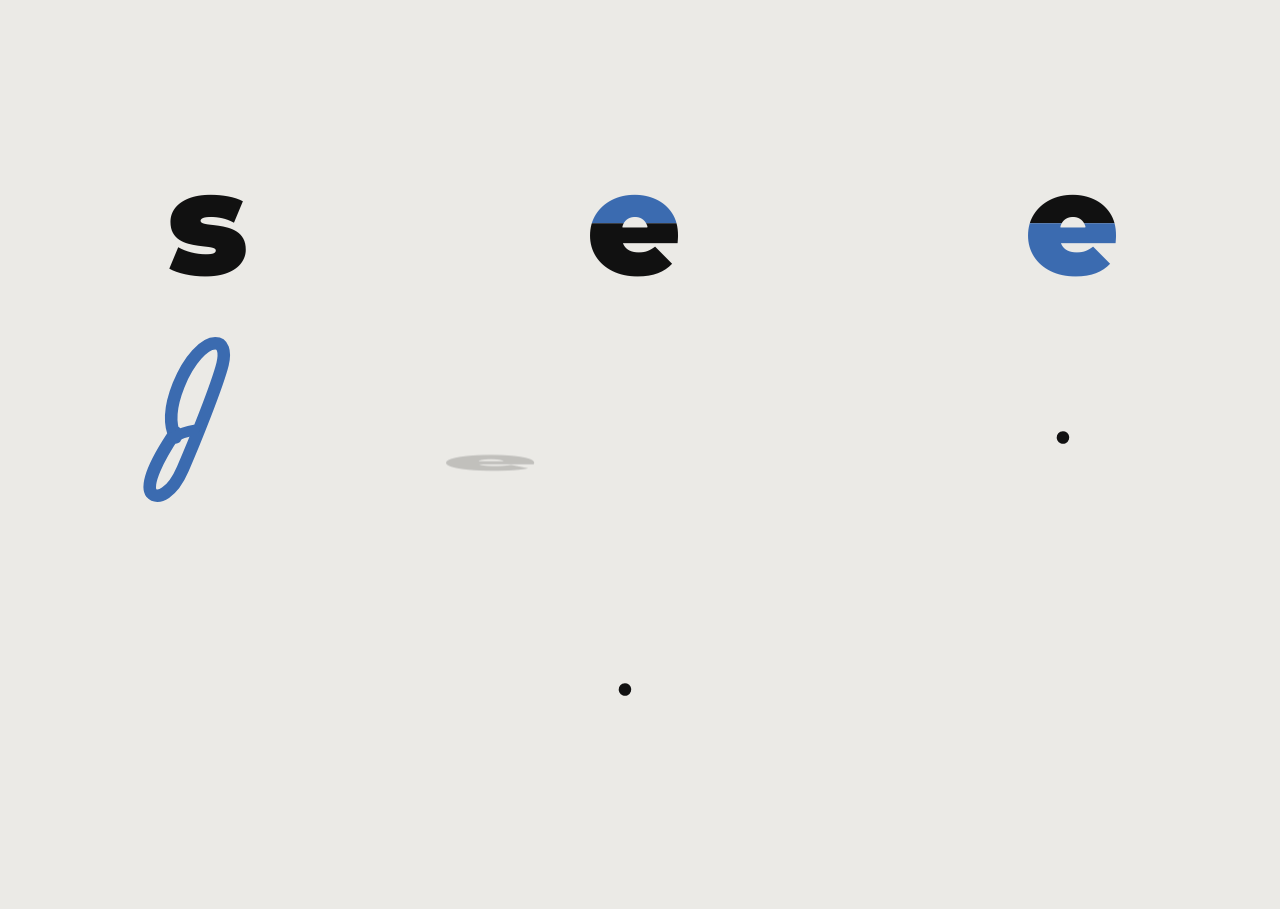
<file: index.html>
<!DOCTYPE html>
<html lang="ko">

<head>
    <meta charset="UTF-8">
    <meta name="viewport" content="width=device-width, initial-scale=1.0">
    <title>Park Hawon | Design Workspace</title>
    <meta name="description" content="보고, 느끼고, 해결하는 문제 해결형 디자이너 박하원의 포트폴리오 디지털 워크스페이스입니다.">
    <!-- Google Fonts -->
    <link rel="preconnect" href="https://fonts.googleapis.com">
    <link rel="preconnect" href="https://fonts.gstatic.com" crossorigin>
    <link
        href="https://fonts.googleapis.com/css2?family=Montserrat:ital,wght@0,100..900;1,100..900&family=Outfit:wght@100..900&family=Playfair+Display:ital,wght@0,400..900;1,400..900&display=swap"
        rel="stylesheet">
    <link rel="stylesheet" href="index.css?v=10">

    <!-- GSAP & Lenis Local Cache -->
    <script src="gsap.min.js?v=10"></script>
    <script src="ScrollTrigger.min.js?v=10"></script>
    <script src="lenis.min.js?v=10"></script>
    <script src="index.js?v=10"></script>
</head>

<body>

    <!-- 2. Header Navigation Bar -->
    <header class="site-header">
        <div class="header-left">
            <a href="#" class="nav-logo" id="navLogo">PARK HAWON</a>
        </div>
        <div class="header-center">
            <button class="nav-toggle-btn active" id="viewToggle">
                <span class="btn-label-active">COVER</span>
                <span class="btn-divider">/</span>
                <span class="btn-label-inactive">WORKSPACE</span>
            </button>
        </div>
        <div class="header-right">
            <button class="nav-portfolio-link" id="navPortfolio">PORTFOLIO</button>
        </div>
    </header>

    <!-- Main View Wrap -->
    <div class="view-wrapper">

        <!-- A. COVER EDITORIAL VIEW -->
        <main class="hero-container active" id="coverView">
            <div class="grid-layout">

                <!-- Row 1: S E E -->
                <!-- Column 0: S (Black) -->
                <div class="grid-item letter-item col-0 row-0" data-letter="s">
                    <span class="letter font-sans text-black">s</span>
                </div>

                <!-- Column 1: Speech Bubble 1 -->
                <div class="grid-item bubble-item col-1 row-0">
                    <div class="speech-bubble pink-bubble bubble-left" id="aboutBubble">
                        <p>보고, 느끼고, 해결하는<br><strong>문제 해결형 디자이너</strong></p>
                    </div>
                </div>

                <!-- Column 2: E (Split top blue, bottom black) -->
                <div class="grid-item letter-item col-2 row-0" data-letter="e1">
                    <div class="split-letter" id="splitE1">
                        <span class="letter-half top-half font-sans text-blue">e</span>
                        <span class="letter-half bottom-half font-sans text-black">e</span>
                    </div>
                </div>

                <!-- Column 3: Design Portfolio Text -->
                <div class="grid-item text-item col-3 row-0">
                    <div class="info-block">
                        <div class="portfolio-tag">
                            <span class="info-title">Design Portfolio</span>
                            <span class="info-year">2024–2026</span>
                        </div>
                        <div class="arrow-indicator">
                            <svg class="cursor-arrow" viewBox="0 0 24 24" fill="none">
                                <path d="M4 4L20 12L12 14L8 20L4 4Z" fill="#111111" stroke="#EBEAE6" stroke-width="2"
                                    stroke-linejoin="round" />
                            </svg>
                            <span class="info-desc">Branding<br>UX·UI</span>
                        </div>
                    </div>
                </div>

                <!-- Column 4: E (Split top black, bottom blue) -->
                <div class="grid-item letter-item col-4 row-0" data-letter="e2">
                    <div class="split-letter" id="splitE2">
                        <span class="letter-half top-half font-sans text-black">e</span>
                        <span class="letter-half bottom-half font-sans text-blue">e</span>
                    </div>
                </div>

                <!-- Row 2: FEEL -->
                <!-- Column 0: F (Cursive Blue) -->
                <div class="grid-item letter-item col-0 row-1" data-letter="f">
                    <div class="svg-letter-wrapper">
                        <svg class="svg-letter text-blue" viewBox="0 0 100 165">
                            <path
                                d="M 35,95 C 30,85 28,70 38,45 C 48,20 63,5 73,5 C 80,5 83,12 80,25 C 75,45 53,100 42,125 C 32,148 18,155 12,148 C 6,140 18,115 35,90"
                                fill="none" stroke="currentColor" stroke-width="12" stroke-linecap="round"
                                stroke-linejoin="round" />
                            <path d="M 32,95 C 42,90 58,85 68,88" fill="none" stroke="currentColor" stroke-width="10"
                                stroke-linecap="round" />
                        </svg>
                    </div>
                </div>

                <!-- Column 1.5: E (Black) -->
                <div class="grid-item letter-item col-1-5 row-1" data-letter="e3">
                    <span class="letter font-sans text-black">e</span>
                </div>

                <!-- Column 3: E (Blue) -->
                <div class="grid-item letter-item col-3 row-1" data-letter="e4">
                    <span class="letter font-sans text-blue">e</span>
                </div>

                <!-- Column 4: L (Cursive Black) -->
                <div class="grid-item letter-item col-4 row-1" data-letter="l1">
                    <div class="svg-letter-wrapper">
                        <svg class="svg-letter text-black" viewBox="0 0 100 165">
                            <path
                                d="M 25,95 C 32,75 48,40 60,20 C 68,7 74,7 74,18 C 74,32 58,88 48,118 C 40,142 32,152 35,152 C 40,152 52,138 68,110 C 78,92 84,82 88,78"
                                fill="none" stroke="currentColor" stroke-width="12" stroke-linecap="round"
                                stroke-linejoin="round" />
                        </svg>
                    </div>
                </div>

                <!-- Row 3: SOLVE -->
                <!-- Column 0: S (Black) -->
                <div class="grid-item letter-item col-0 row-2" data-letter="s2">
                    <span class="letter font-sans text-black">s</span>
                </div>

                <!-- Column 0.7: Designer info -->
                <div class="grid-item text-item col-0-7 row-2">
                    <div class="designer-block">
                        <span class="designer-name">PARK HAWON</span>
                        <span class="designer-title">Designer</span>
                    </div>
                </div>

                <!-- Column 1.5: O (Blue Circle) -->
                <div class="grid-item letter-item col-1-5 row-2" data-letter="o">
                    <span class="letter font-sans text-blue">o</span>
                </div>

                <!-- Column 2.5: L (Cursive Black) -->
                <div class="grid-item letter-item col-2-5 row-2" data-letter="l2">
                    <div class="svg-letter-wrapper">
                        <svg class="svg-letter text-black" viewBox="0 0 100 165">
                            <path
                                d="M 25,95 C 32,75 48,40 60,20 C 68,7 74,7 74,18 C 74,32 58,88 48,118 C 40,142 32,152 35,152 C 40,152 52,138 68,110 C 78,92 84,82 88,78"
                                fill="none" stroke="currentColor" stroke-width="12" stroke-linecap="round"
                                stroke-linejoin="round" />
                        </svg>
                    </div>
                </div>

                <!-- Column 3.5: V (Blue) -->
                <div class="grid-item letter-item col-3-5 row-2" data-letter="v">
                    <span class="letter font-sans text-blue">v</span>
                </div>

                <!-- Column 3.8: Portfolio Bubble -->
                <div class="grid-item bubble-item col-3-8 row-2">
                    <div class="speech-bubble pink-bubble bubble-right" id="portfolioBubble">
                        <span class="bubble-text-bold">PORTFOLIO</span>
                    </div>
                </div>

                <!-- Column 4.5: E (Black) -->
                <div class="grid-item letter-item col-4-5 row-2" data-letter="e5">
                    <span class="letter font-sans text-black">e</span>
                </div>

            </div>
        </main>

        <!-- B. INTERACTIVE DESKTOP WORKSPACE VIEW -->
        <div class="workspace-container" id="workspaceView" data-lenis-prevent>
            <div class="workspace-bg-grid"></div>



            <!-- Behance Feed Category Filter Bar -->
            <div class="feed-filter-bar">
                <button class="filter-btn active" data-filter="all">ALL</button>
                <button class="filter-btn" data-filter="branding">BRANDING</button>
                <button class="filter-btn" data-filter="ui-ux">UI/UX</button>
                <button class="filter-btn" data-filter="motion">MOTION</button>
                <button class="filter-btn" data-filter="editorial">EDITORIAL</button>
            </div>

            <!-- Behance Feed Project Grid -->
            <div class="feed-grid">

                <!-- Project 1: Binjari -->
                <div class="feed-card" data-project="binjari" data-category="branding ui-ux">
                    <div class="feed-card-image-wrap">
                        <img src="work/binjari/01.jpg" alt="Binjari Branding" class="feed-card-img" loading="lazy">
                        <div class="feed-card-overlay">
                            <span class="feed-card-overlay-btn">VIEW CASE</span>
                        </div>
                    </div>
                    <div class="feed-card-info">
                        <div class="feed-card-meta">
                            <h3 class="feed-card-title">BINJARI PROJECT</h3>
                            <span class="feed-card-category">UX/UI APP & WEB DESIGN</span>
                        </div>
                        <div class="feed-card-tools">
                            <span class="tool-tag">Figma</span>
                            <span class="tool-tag">Ai</span>
                            <span class="tool-tag">Ps</span>
                            <span class="tool-tag">Ae</span>
                            <span class="tool-tag">Vs</span>
                        </div>
                    </div>
                </div>

                <!-- Project 2: 007 Title Sequence -->
                <div class="feed-card" data-project="007-title" data-category="motion">
                    <div class="feed-card-image-wrap">
                        <img src="work/007 tltle sequence/thumbnail.jpg" alt="007 Title Sequence" class="feed-card-img"
                            loading="lazy">
                        <div class="feed-card-overlay">
                            <span class="feed-card-overlay-btn">VIEW CASE</span>
                        </div>
                    </div>
                    <div class="feed-card-info">
                        <div class="feed-card-meta">
                            <h3 class="feed-card-title">007 Title Sequence</h3>
                            <span class="feed-card-category">MOTION GRAPHICS</span>
                        </div>
                        <div class="feed-card-tools">
                            <span class="tool-tag">Ai</span>
                            <span class="tool-tag">Ae</span>
                        </div>
                    </div>
                </div>

                <!-- Project 3: Marimekko -->
                <div class="feed-card" data-project="marimekko" data-category="branding">
                    <div class="feed-card-image-wrap">
                        <img src="work/marimekko/1.jpg" alt="Marimekko Pattern" class="feed-card-img" loading="lazy">
                        <div class="feed-card-overlay">
                            <span class="feed-card-overlay-btn">VIEW CASE</span>
                        </div>
                    </div>
                    <div class="feed-card-info">
                        <div class="feed-card-meta">
                            <h3 class="feed-card-title">Marimekko</h3>
                            <span class="feed-card-category">BRANDING / MEDIA</span>
                        </div>
                        <div class="feed-card-tools">
                            <span class="tool-tag">Ai</span>
                            <span class="tool-tag">Ps</span>
                        </div>
                    </div>
                </div>

                <!-- Project 4: Neville Brody Archive -->
                <div class="feed-card" data-project="neville-brody" data-category="editorial">
                    <div class="feed-card-image-wrap">
                        <img src="work/artderector archive-neville brody/1.jpg" alt="Neville Brody Archive"
                            class="feed-card-img" loading="lazy">
                        <div class="feed-card-overlay">
                            <span class="feed-card-overlay-btn">VIEW CASE</span>
                        </div>
                    </div>
                    <div class="feed-card-info">
                        <div class="feed-card-meta">
                            <h3 class="feed-card-title">Neville Brody Archive</h3>
                            <span class="feed-card-category">EDITORIAL DESIGN</span>
                        </div>
                        <div class="feed-card-tools">
                            <span class="tool-tag">Ai</span>
                            <span class="tool-tag">Ps</span>
                            <span class="tool-tag">Id</span>
                        </div>
                    </div>
                </div>

                <!-- Project 5: Sixth Star: The Legacy of T1 -->
                <div class="feed-card" data-project="sixth-stars" data-category="editorial">
                    <div class="feed-card-image-wrap">
                        <img src="work/sixth stars-the lagacy of t1/mockup_01.jpg" alt="Sixth Star: The Legacy of T1"
                            class="feed-card-img" loading="lazy">
                        <div class="feed-card-overlay">
                            <span class="feed-card-overlay-btn">VIEW CASE</span>
                        </div>
                    </div>
                    <div class="feed-card-info">
                        <div class="feed-card-meta">
                            <h3 class="feed-card-title">Sixth Star: The Legacy of T1</h3>
                            <span class="feed-card-category">EDITORIAL DESIGN</span>
                        </div>
                        <div class="feed-card-tools">
                            <span class="tool-tag">Id</span>
                            <span class="tool-tag">Ai</span>
                            <span class="tool-tag">Ps</span>
                        </div>
                    </div>
                </div>

                <!-- Project 6: Chae Byeong Rok Archive -->
                <div class="feed-card" data-project="chae-byeong-rok" data-category="editorial">
                    <div class="feed-card-image-wrap">
                        <img src="work/chae byeong rok designer achicve/chae_byeong_rok_page_01.jpg"
                            alt="Chae Byeong Rok Archive" class="feed-card-img" loading="lazy">
                        <div class="feed-card-overlay">
                            <span class="feed-card-overlay-btn">VIEW CASE</span>
                        </div>
                    </div>
                    <div class="feed-card-info">
                        <div class="feed-card-meta">
                            <h3 class="feed-card-title">Chae Byeong Rok Archive</h3>
                            <span class="feed-card-category">EDITORIAL DESIGN</span>
                        </div>
                        <div class="feed-card-tools">
                            <span class="tool-tag">Id</span>
                            <span class="tool-tag">Ai</span>
                            <span class="tool-tag">Ps</span>
                        </div>
                    </div>
                </div>

                <!-- Project 7: RouteNote -->
                <div class="feed-card" data-project="routenote" data-category="ui-ux">
                    <div class="feed-card-image-wrap">
                        <img src="work/routenote/1.jpg" alt="RouteNote Design" class="feed-card-img" loading="lazy">
                        <div class="feed-card-overlay">
                            <span class="feed-card-overlay-btn">VIEW CASE</span>
                        </div>
                    </div>
                    <div class="feed-card-info">
                        <div class="feed-card-meta">
                            <h3 class="feed-card-title">RouteNote</h3>
                            <span class="feed-card-category">MOBILE APP UI/UX</span>
                        </div>
                        <div class="feed-card-tools">
                            <span class="tool-tag">Figma</span>
                            <span class="tool-tag">Ai</span>
                            <span class="tool-tag">Ps</span>
                        </div>
                    </div>
                </div>

                <!-- Project 8: Cafe Clover -->
                <div class="feed-card" data-project="cafe-clover" data-category="branding">
                    <div class="feed-card-image-wrap">
                        <img src="work/cafe clover/1.jpg" alt="Cafe Clover Brand" class="feed-card-img" loading="lazy">
                        <div class="feed-card-overlay">
                            <span class="feed-card-overlay-btn">VIEW CASE</span>
                        </div>
                    </div>
                    <div class="feed-card-info">
                        <div class="feed-card-meta">
                            <h3 class="feed-card-title">Cafe Clover Branding</h3>
                            <span class="feed-card-category">BRAND DESIGN</span>
                        </div>
                        <div class="feed-card-tools">
                            <span class="tool-tag">Ai</span>
                            <span class="tool-tag">Ps</span>
                        </div>
                    </div>
                </div>

                <!-- Project 9: Star.1 Academy -->
                <div class="feed-card" data-project="star-academy" data-category="branding">
                    <div class="feed-card-image-wrap">
                        <img src="work/star.1 academy/Mockup.jpg" alt="Star.1 Academy" class="feed-card-img"
                            loading="lazy">
                        <div class="feed-card-overlay">
                            <span class="feed-card-overlay-btn">VIEW CASE</span>
                        </div>
                    </div>
                    <div class="feed-card-info">
                        <div class="feed-card-meta">
                            <h3 class="feed-card-title">Star.1 Academy</h3>
                            <span class="feed-card-category">IDENTITY & BRAND SYSTEM</span>
                        </div>
                        <div class="feed-card-tools">
                            <span class="tool-tag">Ai</span>
                            <span class="tool-tag">Ps</span>
                        </div>
                    </div>
                </div>

            </div>
        </div>

    </div>

    <!-- About Me Modal Overlay -->
    <div class="modal-overlay" id="aboutModal">
        <div class="modal-content">
            <button class="modal-close" id="modalClose">&times;</button>
            <div class="modal-body">
                <h2>About Park Hawon</h2>
                <p class="modal-tagline">보고, 느끼고, 해결하는 문제 해결형 디자이너</p>
                <div class="modal-divider"></div>
                <p class="modal-text">
                    디자인은 단순히 시각적인 아름다움을 넘어, 사용자의 문제를 발견하고 이를 창의적으로 해결하는 과정이라고 믿습니다.
                    브랜딩부터 UX/UI 디자인까지, 일관된 맥락 속에서 가치를 전달하는 디자인을 지향합니다.
                </p>
                <div class="contact-info">
                    <p><strong>Email:</strong> hawon0407@naver.com</p>
                    <p><strong>Behance:</strong></p>
                </div>
                <div class="resume-button-wrap">
                    <a href="resume.html" class="resume-nav-btn font-sans">이력서 보러가기 &rarr;</a>
                </div>
            </div>
        </div>
    </div>


    <!-- 3. Fullscreen Project Case Studies -->

    <!-- PROJECT 1: SEE FEEL SOLVE -->
    <!-- 3. Dynamic Fullscreen Project Case Study Overlay -->
    <div class="project-overlay" id="projectOverlay" style="display: none; opacity: 0; transform: scale(0.98);">
        <div class="overlay-header">
            <span class="project-indicator" id="projectIndicator">01 / BRAND IDENTITY</span>
            <button class="close-project-btn" id="closeProjectBtn">&times; CLOSE FILE</button>
        </div>
        <div class="project-scroll-container" id="projectScrollContainer" data-lenis-prevent>
            <!-- Dynamically populated in index.js -->
        </div>
    </div>

</body>

</html>
</file>
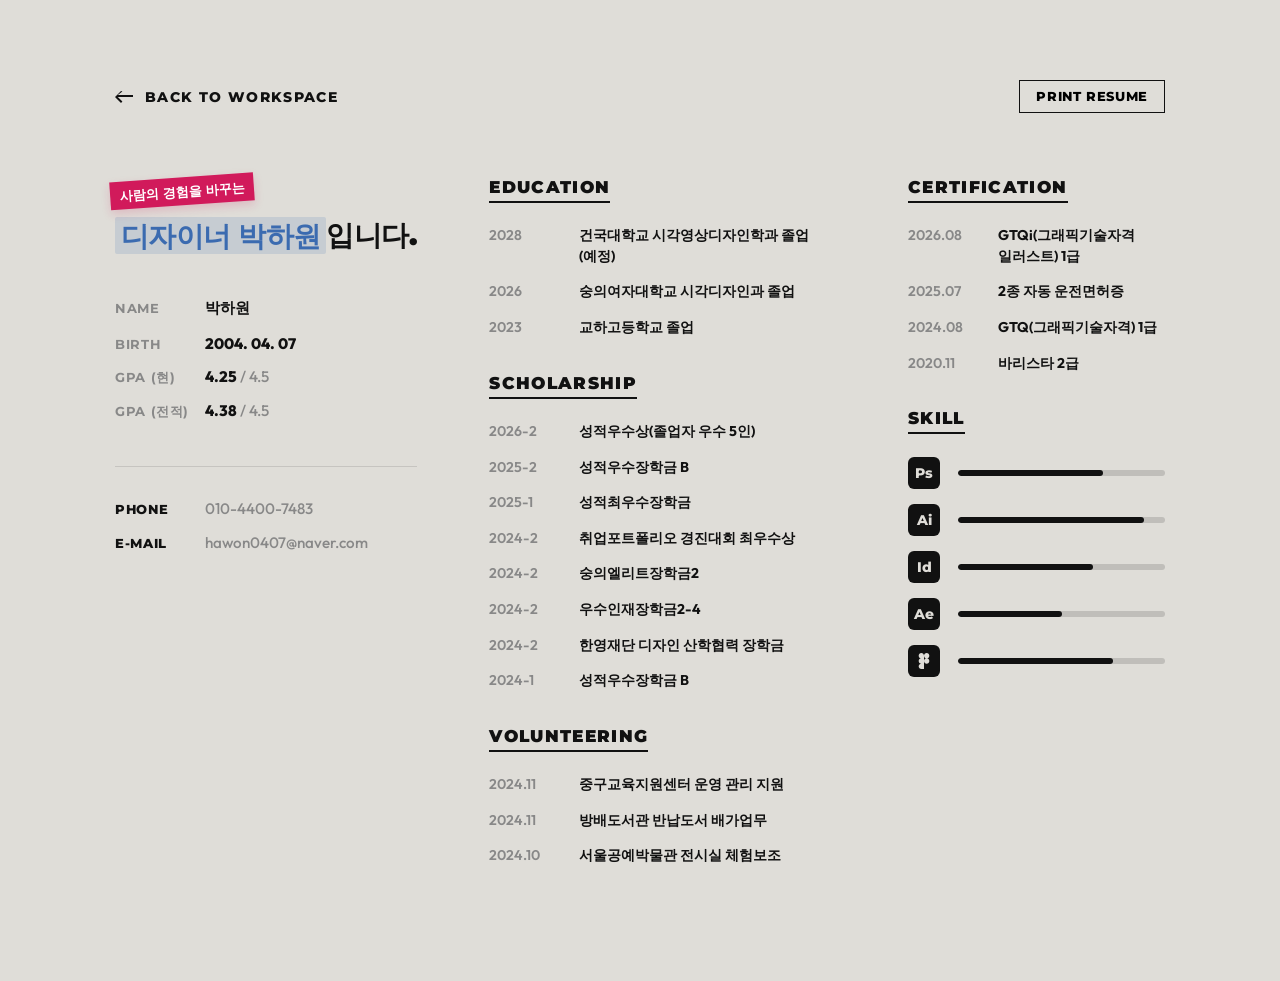
<file: resume.html>
<!DOCTYPE html>
<html lang="ko">

<head>
    <meta charset="UTF-8">
    <meta name="viewport" content="width=device-width, initial-scale=1.0">
    <title>Park Hawon — Resume</title>
    <!-- Google Fonts -->
    <link rel="preconnect" href="https://fonts.googleapis.com">
    <link rel="preconnect" href="https://fonts.gstatic.com" crossorigin>
    <link
        href="https://fonts.googleapis.com/css2?family=Montserrat:wght@100..900&family=Outfit:wght@100..900&display=swap"
        rel="stylesheet">

    <style>
        :root {
            --bg-color: #DFDDD8;
            /* Exact warm beige print background from the mockup */
            --color-black: #111111;
            --color-pink: #D11A5B;
            --color-blue: #3B6BB0;
            --color-text-muted: #888888;
            /* Muted gray for labels and dates */
            --font-sans: 'Montserrat', sans-serif;
            --font-body: 'Outfit', sans-serif;
        }

        * {
            box-sizing: border-box;
            margin: 0;
            padding: 0;
        }

        body {
            background-color: var(--bg-color);
            color: var(--color-black);
            font-family: var(--font-body);
            min-height: 100vh;
            display: flex;
            flex-direction: column;
            align-items: center;
            padding: 5rem 2rem;
            -webkit-font-smoothing: antialiased;
        }

        .resume-container {
            width: 100%;
            max-width: 1050px;
            background-color: var(--bg-color);
            position: relative;
        }

        /* Top Navigation Back Button */
        .back-nav {
            margin-bottom: 4rem;
            display: flex;
            justify-content: space-between;
            align-items: center;
            width: 100%;
        }

        .back-link {
            font-family: var(--font-sans);
            font-weight: 800;
            font-size: 0.85rem;
            letter-spacing: 0.1em;
            color: var(--color-black);
            text-decoration: none;
            display: flex;
            align-items: center;
            gap: 0.5rem;
            transition: opacity 0.2s;
        }

        .back-link:hover {
            opacity: 0.6;
        }

        .print-btn {
            font-family: var(--font-sans);
            font-weight: 800;
            font-size: 0.8rem;
            letter-spacing: 0.05em;
            background: none;
            border: 1.5px solid var(--color-black);
            padding: 0.5rem 1rem;
            cursor: pointer;
            transition: all 0.2s;
        }

        .print-btn:hover {
            background-color: var(--color-black);
            color: var(--bg-color);
        }

        /* 3-Column Grid Layout with balanced spacing */
        .resume-grid {
            display: grid;
            grid-template-columns: 1.15fr 1.35fr 1fr;
            gap: 4.5rem;
            align-items: start;
        }

        @media (max-width: 992px) {
            .resume-grid {
                grid-template-columns: 1fr;
                gap: 3rem;
            }

            body {
                padding: 3rem 1.5rem;
            }

            .back-nav {
                margin-bottom: 2.5rem;
            }
        }

        /* Left Column Styling */
        .resume-profile-col {
            display: flex;
            flex-direction: column;
            gap: 2.8rem;
        }

        .resume-sticker {
            background-color: var(--color-pink);
            color: #ffffff;
            padding: 0.35rem 0.6rem 0.3rem 0.6rem;
            font-size: 0.82rem;
            font-weight: 800;
            width: fit-content;
            transform: rotate(-4deg) translateX(-5px);
            display: inline-block;
            box-shadow: 0 4px 10px rgba(209, 26, 91, 0.18);
            margin-bottom: 0.8rem;
            font-family: var(--font-sans);
        }

        .resume-title {
            font-size: clamp(1.4rem, 2.2vw, 1.8rem);
            font-weight: 900;
            line-height: 1.25;
            color: var(--color-black);
            margin: 0;
            font-family: var(--font-sans);
            letter-spacing: -0.5px;
            white-space: nowrap;
            /* Prevents wrapping, ensuring '디자이너 박하원입니다.' stays on one line */
        }

        .resume-title-highlight {
            color: var(--color-blue);
            /* Solid brand blue text color */
            background-color: rgba(59, 107, 176, 0.15);
            /* Light highlight box */
            padding: 0.1rem 0.35rem;
            border-radius: 2px;
        }

        /* Group 1: Personal Details (Muted labels, Bold black values) */
        .resume-info-list {
            display: flex;
            flex-direction: column;
            gap: 0.9rem;
        }

        .resume-info-item-personal {
            display: grid;
            grid-template-columns: 90px 1fr;
            align-items: baseline;
        }

        .resume-info-lbl-muted {
            font-family: var(--font-sans);
            font-weight: 700;
            color: var(--color-text-muted);
            font-size: 0.8rem;
            letter-spacing: 0.05em;
        }

        .resume-info-val-bold {
            font-weight: 800;
            color: var(--color-black);
            font-size: 0.95rem;
        }

        /* Group 2: Contact Details (Bold black labels, Muted gray values) */
        .resume-contact-group {
            border-top: 1.5px solid rgba(17, 17, 17, 0.12);
            padding-top: 2rem;
            display: flex;
            flex-direction: column;
            gap: 0.9rem;
        }

        .resume-info-item-contact {
            display: grid;
            grid-template-columns: 90px 1fr;
            align-items: baseline;
        }

        .resume-info-lbl-bold {
            font-family: var(--font-sans);
            font-weight: 800;
            color: var(--color-black);
            font-size: 0.8rem;
            letter-spacing: 0.05em;
        }

        .resume-info-val-muted {
            font-weight: 500;
            color: var(--color-text-muted);
            font-size: 0.95rem;
        }

        /* Sections for Middle & Right Columns */
        .resume-section {
            margin-bottom: 2.2rem;
        }

        .resume-section-title {
            font-family: var(--font-sans);
            font-size: 1.05rem;
            font-weight: 900;
            letter-spacing: 0.08em;
            color: var(--color-black);
            margin-bottom: 1.4rem;
            border-bottom: 2px solid var(--color-black);
            padding-bottom: 0.25rem;
            width: fit-content;
        }

        .resume-list {
            display: flex;
            flex-direction: column;
            gap: 0.95rem;
        }

        /* Text Overflow & Clipping Safeguard for Lists */
        .resume-item {
            display: grid;
            grid-template-columns: 90px 1fr;
            line-height: 1.45;
            font-size: 0.88rem;
            align-items: start;
        }

        .resume-date {
            color: var(--color-text-muted);
            font-weight: 600;
        }

        .resume-desc {
            color: var(--color-black);
            font-weight: 700;
            word-break: keep-all;
            /* Keeps Korean words together without breaking middle letters */
        }

        /* Skills progress bars */
        .skills-container {
            display: flex;
            flex-direction: column;
            gap: 0.95rem;
        }

        .skill-item {
            display: grid;
            grid-template-columns: 34px 1fr;
            gap: 1rem;
            align-items: center;
        }

        .skill-icon {
            width: 32px;
            height: 32px;
            background-color: var(--color-black);
            color: var(--bg-color);
            border-radius: 6px;
            display: flex;
            align-items: center;
            justify-content: center;
            font-weight: 800;
            font-size: 0.85rem;
            font-family: var(--font-sans);
        }

        .skill-icon svg {
            fill: currentColor;
        }

        .skill-bar-bg {
            height: 6px;
            background-color: rgba(17, 17, 17, 0.15);
            border-radius: 3px;
            overflow: hidden;
            position: relative;
            width: 100%;
        }

        .skill-bar-fill {
            height: 100%;
            background-color: var(--color-black);
            border-radius: 3px;
        }

        /* Print Media Style Optimization */
        @media print {
            body {
                background-color: #ffffff;
                color: #000000;
                padding: 0;
            }

            .back-nav {
                display: none;
            }

            .resume-container {
                max-width: 100%;
            }

            .resume-grid {
                grid-template-columns: 1.15fr 1.35fr 1fr !important;
                gap: 2rem !important;
            }

            .resume-sticker {
                border: 1px solid var(--color-pink);
                -webkit-print-color-adjust: exact;
                print-color-adjust: exact;
            }

            .skill-bar-bg {
                border: 1px solid #000000;
                -webkit-print-color-adjust: exact;
                print-color-adjust: exact;
            }

            .skill-bar-fill {
                background-color: #000000 !important;
                -webkit-print-color-adjust: exact;
                print-color-adjust: exact;
            }

            .skill-icon {
                border: 1px solid #000000;
                background-color: #000000 !important;
                color: #ffffff !important;
                -webkit-print-color-adjust: exact;
                print-color-adjust: exact;
            }
        }
    </style>
</head>

<body>

    <div class="resume-container">

        <!-- Header Controls -->
        <nav class="back-nav">
            <a href="index.html" class="back-link">
                <svg width="18" height="12" viewBox="0 0 18 12" fill="none"
                    style="display:inline-block; vertical-align:middle; margin-right:4px;">
                    <path d="M6 12L7.4 10.6L2.8 6H18V4H2.8L7.4 0.6L6 0L0 6L6 12Z" fill="currentColor" />
                </svg>
                BACK TO WORKSPACE
            </a>
            <button class="print-btn" onclick="window.print()">PRINT RESUME</button>
        </nav>

        <!-- Main Resume Content Grid -->
        <main class="resume-grid">

            <!-- Column 1: Profile & Contacts (Left) -->
            <div class="resume-profile-col">
                <div>
                    <div class="resume-sticker">사람의 경험을 바꾸는</div>
                    <h1 class="resume-title"><span class="resume-title-highlight">디자이너 박하원</span>입니다.</h1>
                </div>

                <div class="resume-info-list">
                    <div class="resume-info-item-personal">
                        <span class="resume-info-lbl-muted">NAME</span>
                        <span class="resume-info-val-bold">박하원</span>
                    </div>
                    <div class="resume-info-item-personal">
                        <span class="resume-info-lbl-muted">BIRTH</span>
                        <span class="resume-info-val-bold">2004. 04. 07</span>
                    </div>
                    <div class="resume-info-item-personal">
                        <span class="resume-info-lbl-muted">GPA (현)</span>
                        <span class="resume-info-val-bold">4.25 <span
                                style="color:var(--color-text-muted); font-weight:500;">/ 4.5</span></span>
                    </div>
                    <div class="resume-info-item-personal">
                        <span class="resume-info-lbl-muted">GPA (전적)</span>
                        <span class="resume-info-val-bold">4.38 <span
                                style="color:var(--color-text-muted); font-weight:500;">/ 4.5</span></span>
                    </div>
                </div>

                <div class="resume-contact-group">
                    <div class="resume-info-item-contact">
                        <span class="resume-info-lbl-bold">PHONE</span>
                        <span class="resume-info-val-muted">010-4400-7483</span>
                    </div>
                    <div class="resume-info-item-contact">
                        <span class="resume-info-lbl-bold">E-MAIL</span>
                        <span class="resume-info-val-muted">hawon0407@naver.com</span>
                    </div>
                </div>
            </div>

            <!-- Column 2: History (Middle) -->
            <div class="resume-history-col">

                <!-- EDUCATION -->
                <section class="resume-section">
                    <h2 class="resume-section-title">EDUCATION</h2>
                    <div class="resume-list">
                        <div class="resume-item">
                            <span class="resume-date">2028</span>
                            <span class="resume-desc">건국대학교 시각영상디자인학과 졸업(예정)</span>
                        </div>
                        <div class="resume-item">
                            <span class="resume-date">2026</span>
                            <span class="resume-desc">숭의여자대학교 시각디자인과 졸업</span>
                        </div>
                        <div class="resume-item">
                            <span class="resume-date">2023</span>
                            <span class="resume-desc">교하고등학교 졸업</span>
                        </div>
                    </div>
                </section>

                <!-- SCHOLARSHIP -->
                <section class="resume-section">
                    <h2 class="resume-section-title">SCHOLARSHIP</h2>
                    <div class="resume-list">
                        <div class="resume-item">
                            <span class="resume-date">2026-2</span>
                            <span class="resume-desc">성적우수상(졸업자 우수 5인)</span>
                        </div>
                        <div class="resume-item">
                            <span class="resume-date">2025-2</span>
                            <span class="resume-desc">성적우수장학금 B</span>
                        </div>
                        <div class="resume-item">
                            <span class="resume-date">2025-1</span>
                            <span class="resume-desc">성적최우수장학금</span>
                        </div>
                        <div class="resume-item">
                            <span class="resume-date">2024-2</span>
                            <span class="resume-desc">취업포트폴리오 경진대회 최우수상</span>
                        </div>
                        <div class="resume-item">
                            <span class="resume-date">2024-2</span>
                            <span class="resume-desc">숭의엘리트장학금2</span>
                        </div>
                        <div class="resume-item">
                            <span class="resume-date">2024-2</span>
                            <span class="resume-desc">우수인재장학금2-4</span>
                        </div>
                        <div class="resume-item">
                            <span class="resume-date">2024-2</span>
                            <span class="resume-desc">한영재단 디자인 산학협력 장학금</span>
                        </div>
                        <div class="resume-item">
                            <span class="resume-date">2024-1</span>
                            <span class="resume-desc">성적우수장학금 B</span>
                        </div>
                    </div>
                </section>

                <!-- VOLUNTEERING -->
                <section class="resume-section">
                    <h2 class="resume-section-title">VOLUNTEERING</h2>
                    <div class="resume-list">
                        <div class="resume-item">
                            <span class="resume-date">2024.11</span>
                            <span class="resume-desc">중구교육지원센터 운영 관리 지원</span>
                        </div>
                        <div class="resume-item">
                            <span class="resume-date">2024.11</span>
                            <span class="resume-desc">방배도서관 반납도서 배가업무</span>
                        </div>
                        <div class="resume-item">
                            <span class="resume-date">2024.10</span>
                            <span class="resume-desc">서울공예박물관 전시실 체험보조</span>
                        </div>
                    </div>
                </section>

            </div>

            <!-- Column 3: Credentials (Right) -->
            <div class="resume-credentials-col">

                <!-- CERTIFICATION -->
                <section class="resume-section">
                    <h2 class="resume-section-title">CERTIFICATION</h2>
                    <div class="resume-list">
                        <div class="resume-item">
                            <span class="resume-date">2026.08</span>
                            <span class="resume-desc">GTQi(그래픽기술자격 일러스트) 1급</span>
                        </div>
                        <div class="resume-item">
                            <span class="resume-date">2025.07</span>
                            <span class="resume-desc">2종 자동 운전면허증</span>
                        </div>
                        <div class="resume-item">
                            <span class="resume-date">2024.08</span>
                            <span class="resume-desc">GTQ(그래픽기술자격) 1급</span>
                        </div>
                        <div class="resume-item">
                            <span class="resume-date">2020.11</span>
                            <span class="resume-desc">바리스타 2급</span>
                        </div>
                    </div>
                </section>

                <!-- SKILL -->
                <section class="resume-section">
                    <h2 class="resume-section-title">SKILL</h2>
                    <div class="skills-container">

                        <!-- Photoshop -->
                        <div class="skill-item">
                            <div class="skill-icon">Ps</div>
                            <div class="skill-bar-bg">
                                <div class="skill-bar-fill" style="width: 70%;"></div>
                            </div>
                        </div>

                        <!-- Illustrator -->
                        <div class="skill-item">
                            <div class="skill-icon">Ai</div>
                            <div class="skill-bar-bg">
                                <div class="skill-bar-fill" style="width: 90%;"></div>
                            </div>
                        </div>

                        <!-- InDesign -->
                        <div class="skill-item">
                            <div class="skill-icon">Id</div>
                            <div class="skill-bar-bg">
                                <div class="skill-bar-fill" style="width: 65%;"></div>
                            </div>
                        </div>

                        <!-- After Effects -->
                        <div class="skill-item">
                            <div class="skill-icon">Ae</div>
                            <div class="skill-bar-bg">
                                <div class="skill-bar-fill" style="width: 50%;"></div>
                            </div>
                        </div>

                        <!-- Figma -->
                        <div class="skill-item">
                            <div class="skill-icon">
                                <svg viewBox="0 0 8 12" fill="none" style="width: 12px; height: 16px; display: block;">
                                    <path
                                        d="M2 12C0.9 12 0 11.1 0 10C0 8.9 0.9 8 2 8H4V12H2ZM2 8C0.9 8 0 7.1 0 6C0 4.9 0.9 4 2 4H4V8H2ZM2 4C0.9 4 0 3.1 0 2C0 0.9 0.9 0 2 0C3.1 0 4 0.9 4 2V4H2ZM6 8C4.9 8 4 7.1 4 6C4 4.9 4.9 4 6 4C7.1 4 8 4.9 8 6C8 7.1 7.1 8 6 8ZM6 4C4.9 4 4 3.1 4 2C4 0.9 4.9 0 6 0C7.1 0 8 0.9 8 2C8 3.1 7.1 4 6 4Z"
                                        fill="currentColor" />
                                </svg>
                            </div>
                            <div class="skill-bar-bg">
                                <div class="skill-bar-fill" style="width: 75%;"></div>
                            </div>
                        </div>

                    </div>
                </section>

            </div>

        </main>

    </div>

</body>

</html>
</file>
<file: index.css>
/* ==========================================================================
   Modern CSS Reset & Design Tokens
   ========================================================================== */
:root {
    --bg-color: #EBEAE6;
    --color-black: #111111;
    --color-blue: #3B6BB0;
    --color-pink: #D11A5B;
    --font-sans: 'Montserrat', sans-serif;
    --font-body: 'Outfit', sans-serif;
    --font-serif: 'Playfair Display', serif;
    --cursor-size: 20px;
}

* {
    box-sizing: border-box;
    margin: 0;
    padding: 0;
}

body {
    background-color: var(--bg-color);
    color: var(--color-black);
    font-family: var(--font-body);
    overflow-x: hidden;
    -webkit-font-smoothing: antialiased;
}

body.modal-open,
body.project-open {
    overflow: hidden;
}

/* ==========================================================================
   3. Header Navigation Bar
   ========================================================================== */
.site-header {
    position: fixed;
    top: 0;
    left: 0;
    width: 100%;
    padding: 1.2rem 2.2rem;
    display: flex;
    justify-content: space-between;
    align-items: center;
    z-index: 999;
    pointer-events: auto;
}

.header-left,
.header-center,
.header-right {
    display: flex;
    align-items: center;
}

.nav-logo {
    font-family: var(--font-sans);
    font-weight: 800;
    font-size: clamp(0.85rem, 1.2vw, 1.2rem);
    color: var(--color-black);
    text-decoration: none;
    letter-spacing: -0.5px;
    position: relative;
    padding: 0.5rem 0;
}

.nav-logo::after {
    content: '';
    position: absolute;
    bottom: 0;
    left: 0;
    width: 0;
    height: 1.5px;
    background-color: var(--color-black);
    transition: width 0.3s ease;
}

.nav-logo:hover::after {
    width: 100%;
}

/* Capsule Toggle Button */
.nav-toggle-btn {
    background-color: transparent;
    border: 1.5px solid rgba(17, 17, 17, 0.15);
    padding: 0.6rem 1.4rem;
    border-radius: 30px;
    font-family: var(--font-sans);
    font-weight: 800;
    font-size: 0.75rem;
    color: var(--color-black);
    cursor: pointer;
    display: flex;
    align-items: center;
    gap: 0.5rem;
    transition: border-color 0.3s, background-color 0.3s;
}

.nav-toggle-btn:hover {
    border-color: var(--color-black);
    background-color: rgba(17, 17, 17, 0.03);
}

.btn-label-active {
    color: var(--color-black);
}

.btn-label-inactive {
    color: rgba(17, 17, 17, 0.4);
}

.btn-divider {
    color: rgba(17, 17, 17, 0.2);
}

.nav-portfolio-link {
    background: none;
    border: none;
    font-family: var(--font-sans);
    font-weight: 800;
    font-size: clamp(0.85rem, 1.2vw, 1.2rem);
    color: var(--color-black);
    cursor: pointer;
    position: relative;
    padding: 0.5rem 0;
}

.nav-portfolio-link::after {
    content: '';
    position: absolute;
    bottom: 0;
    left: 0;
    width: 0;
    height: 1.5px;
    background-color: var(--color-black);
    transition: width 0.3s ease;
}

.nav-portfolio-link:hover::after {
    width: 100%;
}

/* ==========================================================================
   4. View Wrapper & Layout Views
   ========================================================================== */
.view-wrapper {
    position: relative;
    width: 100vw;
    height: 100vh;
}

/* COVER EDITORIAL VIEW */
.hero-container {
    width: 100vw;
    height: 100vh;
    display: flex;
    justify-content: center;
    align-items: center;
    position: absolute;
    top: 0;
    left: 0;
    padding: 2rem;
    padding-top: 4.2rem;
    opacity: 0;
    pointer-events: none;
    transform: scale(0.98);
    transition: opacity 0.8s cubic-bezier(0.25, 1, 0.5, 1), transform 0.8s cubic-bezier(0.25, 1, 0.5, 1);
    z-index: 10;
    overflow: hidden;
}

.hero-container.active {
    opacity: 1;
    pointer-events: auto;
    transform: scale(1);
}

/* Aspect-ratio Grid Layout with Container Queries */
.grid-layout {
    width: 90vw;
    max-width: 1300px;
    aspect-ratio: 16 / 10;
    position: relative;
    container-type: inline-size;
}

.grid-item {
    position: absolute;
    display: flex;
    align-items: center;
    justify-content: center;
    transition: filter 0.15s ease;
}

.grid-item.is-dragging {
    filter: drop-shadow(0 8px 24px rgba(0, 0, 0, 0.22));
    user-select: none;
    -webkit-user-select: none;
}

/* Font helpers */
.font-sans {
    font-family: var(--font-sans);
}

.font-serif {
    font-family: var(--font-serif);
}

.text-black {
    color: var(--color-black);
}

.text-blue {
    color: var(--color-blue);
}

.text-pink {
    color: var(--color-pink);
}

/* Grid Item Layout coordinates */
.col-0.row-0 {
    left: 5.5%;
    top: 5%;
    width: 14%;
    height: 22%;
}

.col-1.row-0 {
    left: 21.5%;
    top: 22%;
    width: 18%;
    height: 12%;
}

.col-2.row-0 {
    left: 42.5%;
    top: 5%;
    width: 14%;
    height: 22%;
}

.col-3.row-0 {
    left: 55.5%;
    top: 23%;
    width: 22%;
    height: 12%;
}

.col-4.row-0 {
    left: 80.5%;
    top: 5%;
    width: 14%;
    height: 22%;
}

.col-0.row-1 {
    left: 3%;
    top: 30%;
    width: 16%;
    height: 28%;
}

.col-1-5.row-1 {
    left: 30%;
    top: 38%;
    width: 14%;
    height: 22%;
}

.col-3.row-1 {
    left: 55%;
    top: 38%;
    width: 14%;
    height: 22%;
}

.col-4.row-1 {
    left: 81%;
    top: 30%;
    width: 16%;
    height: 28%;
}

.col-0.row-2 {
    left: 5%;
    top: 68%;
    width: 14%;
    height: 22%;
}

.col-0-7.row-2 {
    left: 17%;
    top: 62%;
    width: 12%;
    height: 10%;
}

.col-1-5.row-2 {
    left: 29%;
    top: 70%;
    width: 14%;
    height: 22%;
}

.col-2-5.row-2 {
    left: 43%;
    top: 66%;
    width: 16%;
    height: 26%;
}

.col-3-5.row-2 {
    left: 63%;
    top: 70%;
    width: 14%;
    height: 22%;
}

.col-3-8.row-2 {
    left: 66%;
    top: 60%;
    width: 16%;
    height: 12%;
}

.col-4-5.row-2 {
    left: 81%;
    top: 68%;
    width: 14%;
    height: 22%;
}

/* Large Letters Base Styling */
.letter {
    font-size: 12.5cqw;
    font-weight: 900;
    line-height: 0.8;
    user-select: none;
}

.svg-letter-wrapper {
    width: 100%;
    height: 100%;
    display: flex;
    align-items: center;
    justify-content: center;
}

.svg-letter {
    width: 100%;
    height: 100%;
    max-height: 15cqw;
    object-fit: contain;
    overflow: visible;
    /* Prevents calligraphic path clipping */
}

/* Split Letter E Styling (Clip-Path Method) */
.split-letter {
    position: relative;
    display: inline-block;
    cursor: pointer;
    overflow: visible;
}

.letter-half {
    display: block;
    font-size: 12.5cqw;
    font-weight: 900;
    line-height: 0.8;
    text-align: center;
    transition: transform 0.4s cubic-bezier(0.25, 1, 0.5, 1);
    user-select: none;
}

.top-half {
    position: relative;
    clip-path: inset(0 0 50% 0);
}

.bottom-half {
    position: absolute;
    top: 0;
    left: 0;
    width: 100%;
    height: 100%;
    clip-path: inset(50% 0 0 0);
}

.split-letter:hover .top-half {
    transform: translateY(-10px);
}

.split-letter:hover .bottom-half {
    transform: translateY(10px);
}

/* Pink Speech Bubbles */
.speech-bubble {
    background-color: var(--color-pink);
    color: #ffffff;
    padding: 0.9rem 1.4rem;
    border-radius: 4px;
    font-family: var(--font-body);
    box-shadow: 0 10px 30px rgba(209, 26, 91, 0.2);
    position: relative;
    cursor: pointer;
    transition: box-shadow 0.3s;
}

.speech-bubble p {
    font-size: clamp(0.75rem, 1.1vw, 1.1rem);
    line-height: 1.4;
    white-space: nowrap;
    font-weight: 400;
}

.speech-bubble strong {
    font-weight: 700;
}

.speech-bubble:hover {
    box-shadow: 0 15px 40px rgba(209, 26, 91, 0.35);
}

.bubble-left::after {
    content: '';
    position: absolute;
    bottom: -12px;
    right: 30px;
    border-width: 12px 12px 0 0;
    border-style: solid;
    border-color: var(--color-pink) transparent transparent transparent;
}

.bubble-right::after {
    content: '';
    position: absolute;
    bottom: -12px;
    left: 35px;
    border-width: 12px 0 0 12px;
    border-style: solid;
    border-color: var(--color-pink) transparent transparent transparent;
}

.bubble-text-bold {
    font-family: var(--font-sans);
    font-weight: 900;
    font-size: clamp(1rem, 1.4vw, 1.5rem);
    letter-spacing: 0.5px;
}

@keyframes floatBubble {

    0%,
    100% {
        transform: translateY(0);
    }

    50% {
        transform: translateY(-8px);
    }
}

/* Info and Description Text Blocks */
.info-block {
    display: flex;
    flex-direction: column;
    gap: 0.5rem;
    font-size: clamp(0.75rem, 1.1vw, 1.1rem);
    line-height: 1.3;
}

.portfolio-tag {
    display: flex;
    flex-direction: column;
}

.info-title {
    font-family: var(--font-sans);
    font-weight: 700;
}

.info-year {
    font-family: var(--font-sans);
    font-weight: 700;
}

.arrow-indicator {
    display: flex;
    align-items: center;
    gap: 0.75rem;
    margin-top: 0.2rem;
}

.cursor-arrow {
    width: 18px;
    height: 18px;
    transform: rotate(5deg);
    animation: pulseCursor 2s infinite ease-in-out;
}

.info-desc {
    color: #555555;
    font-size: clamp(0.7rem, 0.95vw, 0.95rem);
    font-weight: 500;
}

@keyframes pulseCursor {

    0%,
    100% {
        transform: scale(1) translate(0, 0);
    }

    50% {
        transform: scale(1.1) translate(2px, 2px);
    }
}

.designer-block {
    display: flex;
    flex-direction: column;
    line-height: 1.3;
}

.designer-name {
    font-family: var(--font-sans);
    font-weight: 800;
    font-size: clamp(0.8rem, 1.1vw, 1.1rem);
}

.designer-title {
    font-weight: 400;
    font-size: clamp(0.75rem, 1vw, 1rem);
    color: #555555;
}

/* ==========================================================================
   5. Interactive Workspace / Behance Feed View
   ========================================================================== */
.workspace-container {
    position: absolute;
    top: 0;
    left: 0;
    width: 100vw;
    height: 100vh;
    background-color: var(--bg-color);
    overflow-y: auto;
    opacity: 0;
    pointer-events: none;
    transform: scale(1.02);
    transition: opacity 0.8s cubic-bezier(0.25, 1, 0.5, 1), transform 0.8s cubic-bezier(0.25, 1, 0.5, 1);
    z-index: 8;
}

.workspace-container.active {
    opacity: 1;
    pointer-events: auto;
    transform: scale(1);
}

/* Blueprint drafting grid */
.workspace-bg-grid {
    position: fixed;
    top: 0;
    left: 0;
    width: 100vw;
    height: 100vh;
    background-image: radial-gradient(rgba(17, 17, 17, 0.08) 1px, transparent 1px);
    background-size: 32px 32px;
    pointer-events: none;
    z-index: 1;
}

/* Category Filter Bar */
.feed-filter-bar {
    position: relative;
    max-width: 1200px;
    margin: 7.5rem auto 3rem auto;
    padding: 0 4rem;
    display: flex;
    flex-wrap: wrap;
    gap: 0.8rem;
    z-index: 2;
}

.filter-btn {
    background-color: transparent;
    border: 1.5px solid rgba(17, 17, 17, 0.15);
    color: var(--color-black);
    padding: 0.6rem 1.4rem;
    border-radius: 30px;
    font-family: var(--font-sans);
    font-weight: 800;
    font-size: 0.72rem;
    cursor: pointer;
    transition: all 0.35s cubic-bezier(0.25, 1, 0.5, 1);
    letter-spacing: 0.5px;
}

.filter-btn:hover {
    border-color: var(--color-black);
    background-color: rgba(17, 17, 17, 0.04);
}

.filter-btn.active {
    border-color: var(--color-black);
    background-color: var(--color-black);
    color: var(--bg-color);
    box-shadow: 0 6px 15px rgba(0, 0, 0, 0.12);
}

/* Project Grid */
.feed-grid {
    position: relative;
    max-width: 1200px;
    margin: 0 auto;
    padding: 0 4rem 6rem 4rem;
    display: grid;
    grid-template-columns: repeat(auto-fill, minmax(340px, 1fr));
    gap: 3.5rem 2.2rem;
    z-index: 2;
}

/* Feed Cards */
.feed-card {
    display: flex;
    flex-direction: column;
    cursor: pointer;
    background-color: transparent;
    transition: transform 0.45s cubic-bezier(0.25, 1, 0.5, 1);
    border-radius: 6px;
    overflow: hidden;
}

.feed-card:hover {
    transform: translateY(-5px);
}

.feed-card-image-wrap {
    position: relative;
    width: 100%;
    aspect-ratio: 16 / 11;
    border-radius: 6px;
    overflow: hidden;
    background-color: #000000;
}

.feed-card-img {
    width: 100%;
    height: 100%;
    object-fit: cover;
    display: block;
    transition: transform 0.65s cubic-bezier(0.25, 1, 0.5, 1), filter 0.65s ease;
}

.feed-card:hover .feed-card-img {
    transform: scale(1.04);
    filter: brightness(0.85);
}

.feed-card-overlay {
    position: absolute;
    top: 0;
    left: 0;
    width: 100%;
    height: 100%;
    background: rgba(17, 17, 17, 0.35);
    backdrop-filter: blur(2px);
    display: flex;
    align-items: center;
    justify-content: center;
    opacity: 0;
    pointer-events: none;
    transition: opacity 0.4s cubic-bezier(0.25, 1, 0.5, 1);
}

.feed-card:hover .feed-card-overlay {
    opacity: 1;
}

.feed-card-overlay-btn {
    color: #ffffff;
    font-family: var(--font-sans);
    font-weight: 900;
    font-size: 0.82rem;
    letter-spacing: 1.5px;
    border: 1.5px solid #ffffff;
    padding: 0.6rem 1.4rem;
    border-radius: 30px;
    transform: translateY(10px);
    transition: transform 0.4s cubic-bezier(0.25, 1, 0.5, 1);
}

.feed-card:hover .feed-card-overlay-btn {
    transform: translateY(0);
}

.feed-card-info {
    padding: 1.2rem 0.2rem 0.5rem 0.2rem;
    display: flex;
    justify-content: space-between;
    align-items: flex-start;
    gap: 1rem;
}

.feed-card-meta {
    display: flex;
    flex-direction: column;
    gap: 0.3rem;
}

.feed-card-title {
    font-family: var(--font-sans);
    font-weight: 800;
    font-size: clamp(1.05rem, 1.5vw, 1.25rem);
    color: var(--color-black);
    line-height: 1.2;
    letter-spacing: -0.5px;
    margin: 0;
}

.feed-card-category {
    font-family: var(--font-sans);
    font-weight: 800;
    font-size: 0.72rem;
    color: rgba(17, 17, 17, 0.42);
    letter-spacing: 0.5px;
    text-transform: uppercase;
}

.feed-card-tools {
    display: flex;
    gap: 0.4rem;
}

.tool-tag {
    font-family: var(--font-sans);
    font-weight: 850;
    font-size: 0.66rem;
    color: var(--color-black);
    background-color: rgba(17, 17, 17, 0.06);
    padding: 0.2rem 0.55rem;
    border-radius: 4px;
    letter-spacing: 0.2px;
}


/* ==========================================================================
   6. Custom Overlay Modal (About Me)
   ========================================================================== */
.modal-overlay {
    position: fixed;
    top: 0;
    left: 0;
    width: 100vw;
    height: 100vh;
    background-color: rgba(17, 17, 17, 0.4);
    backdrop-filter: blur(8px);
    display: flex;
    justify-content: center;
    align-items: center;
    z-index: 1000;
    opacity: 0;
    pointer-events: none;
    transition: opacity 0.4s cubic-bezier(0.25, 1, 0.5, 1);
}

.modal-overlay.active {
    opacity: 1;
    pointer-events: auto;
}

.modal-content {
    background-color: var(--bg-color);
    padding: 3.5rem;
    border-radius: 4px;
    width: 90%;
    max-width: 520px;
    box-shadow: 0 25px 50px rgba(0, 0, 0, 0.12);
    position: relative;
    border: 1px solid rgba(17, 17, 17, 0.1);
    transform: translateY(40px) scale(0.95);
    transition: transform 0.5s cubic-bezier(0.25, 1, 0.5, 1);
}

.modal-overlay.active .modal-content {
    transform: translateY(0) scale(1);
}

.modal-close {
    position: absolute;
    top: 1.5rem;
    right: 1.5rem;
    background: none;
    border: none;
    font-size: 2rem;
    cursor: pointer;
    color: var(--color-black);
    line-height: 1;
    width: 30px;
    height: 30px;
    display: flex;
    align-items: center;
    justify-content: center;
    border-radius: 50%;
    transition: background-color 0.2s;
}

.modal-close:hover {
    background-color: rgba(17, 17, 17, 0.05);
}

.modal-body h2 {
    font-family: var(--font-sans);
    font-weight: 800;
    font-size: 2.2rem;
    margin-bottom: 0.5rem;
    letter-spacing: -0.5px;
}

.modal-tagline {
    color: var(--color-pink);
    font-weight: 700;
    font-size: 1.15rem;
    margin-bottom: 1.5rem;
}

.modal-divider {
    height: 1.5px;
    background-color: rgba(17, 17, 17, 0.1);
    margin-bottom: 1.5rem;
}

.modal-text {
    font-size: 1.05rem;
    line-height: 1.6;
    color: #333333;
    margin-bottom: 2rem;
}

.contact-info p {
    font-size: 1rem;
    margin-bottom: 0.5rem;
}

.contact-info strong {
    font-family: var(--font-sans);
    font-weight: 700;
    display: inline-block;
    width: 90px;
}

.resume-button-wrap {
    margin-top: 1.8rem;
    border-top: 1px solid rgba(17, 17, 17, 0.1);
    padding-top: 1.5rem;
    text-align: left;
}

.resume-nav-btn {
    display: inline-block;
    background-color: var(--color-pink);
    color: #ffffff;
    text-decoration: none;
    padding: 0.8rem 1.6rem;
    font-weight: 700;
    font-size: 0.85rem;
    letter-spacing: 0.05em;
    border-radius: 4px;
    transition: background-color 0.2s, transform 0.2s, box-shadow 0.2s;
    box-shadow: 0 4px 15px rgba(209, 26, 91, 0.2);
}

.resume-nav-btn:hover {
    background-color: #B5114E;
    transform: translateY(-2px);
    box-shadow: 0 6px 20px rgba(209, 26, 91, 0.35);
}

/* ==========================================================================
   7. Fullscreen Editorial Project Showcase
   ========================================================================== */
.project-overlay {
    position: fixed;
    top: 0;
    left: 0;
    width: 100vw;
    height: 100vh;
    background-color: var(--bg-color);
    z-index: 1005;
    overflow: hidden;
    transform: scale(0.9) translateY(100vh);
    border-radius: 12px;
    box-shadow: 0 -30px 80px rgba(0, 0, 0, 0.2);
    pointer-events: none;
    opacity: 0;
}

.project-scroll-container {
    width: 100%;
    height: 100%;
    overflow-y: auto;
    padding: 0 4rem;
}

.overlay-header {
    position: fixed;
    top: 0;
    left: 0;
    width: 100%;
    padding: 2rem 4rem;
    display: flex;
    justify-content: space-between;
    align-items: center;
    z-index: 1010;
    pointer-events: none;
    /* Let clicks pass through container */
}

.project-indicator {
    font-family: var(--font-sans);
    font-weight: 800;
    font-size: 0.8rem;
    color: var(--color-black);
    letter-spacing: 1px;
}

.close-project-btn {
    background-color: var(--color-black);
    color: var(--bg-color);
    border: none;
    padding: 0.6rem 1.4rem;
    border-radius: 30px;
    font-family: var(--font-sans);
    font-weight: 800;
    font-size: 0.75rem;
    cursor: pointer;
    pointer-events: auto;
    /* Enable clicks */
    box-shadow: 0 5px 15px rgba(0, 0, 0, 0.15);
    transition: transform 0.3s cubic-bezier(0.175, 0.885, 0.32, 1.275), background-color 0.3s;
}

.close-project-btn:hover {
    transform: scale(1.05) translateY(-2px);
    background-color: var(--color-pink);
}

/* Asymmetrical Editorial Showcase Layouts */
.proj-section {
    padding: 8rem 0;
    position: relative;
    max-width: 1200px;
    margin: 0 auto;
}

.border-top {
    border-top: 1.5px dashed rgba(17, 17, 17, 0.15);
}

/* Hero Section */
.overview-section {
    min-height: 90vh;
    display: flex;
    align-items: flex-end;
    padding-bottom: 6rem;
}

.proj-hero-wrap {
    width: 100%;
}

.proj-title {
    font-size: clamp(2.5rem, 6vw, 4.8rem);
    font-weight: 900;
    line-height: 1.05;
    letter-spacing: -1.5px;
    margin-bottom: 2.5rem;
    text-transform: uppercase;
}

.proj-meta {
    display: flex;
    gap: 4rem;
    margin-top: 2rem;
}

.meta-item {
    display: flex;
    flex-direction: column;
    gap: 0.3rem;
    font-size: 1.05rem;
    font-weight: 700;
}

.meta-lbl {
    font-family: var(--font-sans);
    font-size: 0.75rem;
    font-weight: 800;
    color: rgba(17, 17, 17, 0.4);
    text-transform: uppercase;
    letter-spacing: 0.5px;
}

/* Editorial column layouts (Swiss-inspired) */
.editorial-col-layout {
    display: flex;
    gap: 6rem;
}

.col-num {
    font-size: clamp(5rem, 11vw, 11rem);
    font-weight: 900;
    line-height: 0.8;
    width: 25%;
    user-select: none;
    letter-spacing: -2px;
}

.col-content {
    width: 65%;
    display: flex;
    flex-direction: column;
    gap: 1.5rem;
}

.section-tag {
    font-family: var(--font-sans);
    font-weight: 800;
    font-size: 0.8rem;
    letter-spacing: 1.5px;
    color: var(--color-blue);
    text-transform: uppercase;
}

.col-content h2 {
    font-size: clamp(2rem, 3.5vw, 3.8rem);
    font-weight: 900;
    line-height: 1;
    letter-spacing: -1px;
}

.col-content p {
    font-size: clamp(1.05rem, 1.4vw, 1.4rem);
    line-height: 1.6;
    color: #333333;
}

/* Image Showcase Placeholder (Creative design assets) */
.image-showcase {
    width: 100%;
    aspect-ratio: 16 / 9;
    border-radius: 4px;
    margin-top: 6rem;
    display: flex;
    justify-content: flex-end;
    align-items: flex-end;
    padding: 2rem;
    position: relative;
    overflow: hidden;
}

.bg-beige {
    background-color: #DFDDD8;
}

.bg-dark {
    background-color: var(--color-black);
    color: rgba(235, 234, 230, 0.4);
}

.bg-blue {
    background-color: var(--color-blue);
    color: #ffffff;
}

.image-caption {
    font-family: var(--font-sans);
    font-weight: 700;
    font-size: 0.8rem;
    letter-spacing: 0.5px;
    max-width: 320px;
    text-align: right;
    line-height: 1.4;
    z-index: 2;
}

/* Design System swatches */
.ds-title {
    font-size: clamp(2rem, 3.5vw, 3.8rem);
    font-weight: 900;
    letter-spacing: -1px;
    margin-bottom: 3rem;
}

.color-palette-swatch {
    display: grid;
    grid-template-columns: repeat(auto-fit, minmax(200px, 1fr));
    gap: 1.5rem;
    margin-bottom: 5rem;
}

.swatch-color {
    aspect-ratio: 16 / 10;
    padding: 1.5rem;
    display: flex;
    align-items: flex-end;
    font-family: var(--font-sans);
    font-weight: 800;
    font-size: 0.85rem;
    border-radius: 4px;
    border: 1px solid rgba(17, 17, 17, 0.08);
}

.font-preview {
    padding-top: 4rem;
    display: flex;
    flex-direction: column;
    gap: 1.5rem;
}

.font-family-lbl {
    font-weight: 800;
    font-size: 1.5rem;
}

.font-abc {
    font-size: clamp(1.4rem, 2.8vw, 3rem);
    font-weight: 900;
    line-height: 1.1;
    letter-spacing: -1px;
    color: rgba(17, 17, 17, 0.85);
    word-wrap: break-word;
}

/* ==========================================================================
   8. Responsive Media Queries
   ========================================================================== */
@media (max-width: 768px) {
    body {
        cursor: auto;
    }

    .custom-cursor,
    .custom-cursor-follower,
    .cursor-trail-svg {
        display: none !important;
    }

    .site-header {
        padding: 1.5rem 2rem;
    }

    /* Cover Page responsive styles */
    .grid-layout {
        aspect-ratio: auto;
        height: auto;
        max-height: none;
        display: flex;
        flex-direction: column;
        gap: 2.5rem;
        padding-top: 6rem;
        padding-bottom: 4rem;
        align-items: center;
    }

    .grid-item {
        position: static;
        width: 100% !important;
        height: auto !important;
    }

    .letter {
        font-size: 25vw;
    }

    .split-letter {
        width: 25vw;
        height: 25vw;
    }

    .split-letter .letter-half {
        font-size: 25vw;
    }

    .svg-letter-wrapper {
        width: 34vw;
    }

    .svg-letter {
        max-height: 110px;
    }

    .speech-bubble {
        margin: 0.5rem 0;
    }

    .speech-bubble p {
        font-size: 1rem;
    }

    .info-block {
        text-align: center;
        align-items: center;
    }

    .designer-block {
        text-align: center;
    }

    /* Workspace mobile fallback: grid feed layout */
    .workspace-container {
        padding: 0;
    }

    .workspace-container.active {
        display: block;
        height: 100vh;
        overflow-y: auto;
    }

    .feed-filter-bar {
        margin: 6rem auto 2rem auto;
        padding: 0 1.5rem;
        gap: 0.6rem;
    }

    .filter-btn {
        padding: 0.5rem 1.1rem;
        font-size: 0.68rem;
    }

    .feed-grid {
        padding: 0 1.5rem 6rem 1.5rem;
        grid-template-columns: repeat(auto-fill, minmax(280px, 1fr));
        gap: 2.2rem 1.2rem;
    }


    /* Project slide-ins responsive styles */
    .project-scroll-container {
        padding: 0 2rem;
    }

    .overlay-header {
        padding: 1.5rem 2rem;
    }

    .proj-section {
        padding: 5rem 0;
    }

    .overview-section {
        min-height: 80vh;
    }

    .proj-hero-wrap {
        margin-top: 4rem;
    }

    .proj-title {
        font-size: 4rem;
    }

    .proj-meta {
        flex-direction: column;
        gap: 1.5rem;
    }

    .editorial-col-layout {
        flex-direction: column;
        gap: 2rem;
    }

    .col-num {
        width: 100%;
        font-size: 5rem;
    }

    .col-content {
        width: 100%;
    }
}

/* Project Media Gallery Styling */
.proj-gallery-img {
    width: 100%;
    height: auto;
    border: none;
    border-radius: 4px;
    box-shadow: 0 4px 20px rgba(0, 0, 0, 0.05);
    display: block;
}

.proj-gallery-video {
    width: 100%;
    height: auto;
    max-height: 80vh;
    border: none;
    border-radius: 0;
    background-color: #000000;
    box-shadow: 0 10px 30px rgba(0, 0, 0, 0.15);
    display: block;
    outline: none;
}

.proj-gallery-pdf {
    width: 100%;
    height: 85vh;
    border: none;
    border-radius: 4px;
    box-shadow: 0 10px 30px rgba(0, 0, 0, 0.1);
    background-color: #ffffff;
    display: block;
}

/* Editorial Project Overlay Layout */
.editorial-hero-grid {
    display: grid;
    grid-template-columns: 1.5fr 1fr;
    gap: 4rem;
    align-items: end;
    width: 100%;
    margin-top: 2rem;
}

.proj-meta-editorial {
    display: flex;
    flex-direction: column;
    gap: 1.2rem;
    border-left: 2px solid var(--color-black);
    padding-left: 2rem;
}

.editorial-heading {
    font-family: var(--font-sans);
    font-size: clamp(1.8rem, 3.2vw, 3rem);
    font-weight: 800;
    line-height: 1.15;
    letter-spacing: -1px;
    margin-bottom: 2rem;
    color: var(--color-black);
    text-transform: uppercase;
}

.editorial-body {
    font-family: var(--font-sans);
    font-size: clamp(1rem, 1.3vw, 1.2rem);
    line-height: 1.65;
    color: rgba(17, 17, 17, 0.85);
    max-width: 800px;
    font-weight: 500;
}

/* Grids for Media */
.editorial-media-grid {
    display: grid;
    margin-top: 2rem;
    width: 100%;
}

/* Asymmetric 2-column layout (perfect for normal photos) */
.editorial-media-grid.asymmetric-grid {
    grid-template-columns: repeat(2, 1fr);
    gap: 2.5rem;
}

/* Storyboard 3-column layout (perfect for video screenshots sequences) */
.editorial-media-grid.storyboard-grid {
    grid-template-columns: repeat(3, 1fr);
    gap: 1.5rem;
}

/* Media Item Wrappers with high-end caption cards */
.media-item-card {
    display: flex;
    flex-direction: column;
    gap: 0.8rem;
    width: 100%;
}

.media-caption-tag {
    font-family: var(--font-sans);
    font-weight: 800;
    font-size: 0.65rem;
    letter-spacing: 0.1em;
    color: var(--color-text-muted);
    text-transform: uppercase;
}

/* Responsive adjustment for editorial overlay grid */
@media (max-width: 768px) {
    .editorial-hero-grid {
        grid-template-columns: 1fr;
        gap: 2rem;
    }

    .proj-meta-editorial {
        border-left: none;
        border-top: 2px solid var(--color-black);
        padding-left: 0;
        padding-top: 1.5rem;
    }

    .editorial-media-grid.asymmetric-grid,
    .editorial-media-grid.storyboard-grid {
        grid-template-columns: 1fr;
        gap: 2rem;
    }

    .star-grid {
        grid-template-columns: 1fr !important;
        gap: 3rem !important;
    }
}

/* ==========================================================================
   8. Blog Media List & Seamless No-Gap Galleries (e.g. Binjari scrolls)
   ========================================================================== */
.blog-media-list {
    margin-top: 2rem;
    display: flex;
    flex-direction: column;
    gap: 4.5rem;
    width: 100%;
}

.blog-media-list.no-gap-gallery {
    gap: 0 !important;
}

.blog-media-list.no-gap-gallery .media-item-card {
    margin: 0 !important;
    padding: 0 !important;
    width: 100% !important;
}

.blog-media-list.no-gap-gallery .proj-gallery-img {
    border: none !important;
    border-radius: 0 !important;
    box-shadow: none !important;
    margin: 0 !important;
    padding: 0 !important;
    display: block !important;
    width: 100% !important;
    height: auto !important;
}

.blog-media-list.no-gap-gallery .media-caption-tag {
    display: none !important;
    /* Hide file caption label for absolute seamless block flow */
}

/* Maintain a nice separator gap below the video item in the seamless layout */
.blog-media-list.no-gap-gallery .media-item-card:has(video) {
    margin-bottom: 3rem !important;
}

/* ==========================================================================
   Project Details Metadata Panel Styles
   ========================================================================== */
.proj-details-meta-grid {
    display: grid;
    grid-template-columns: 1.2fr 1.8fr 1.5fr;
    gap: 2rem;
    padding-top: 1.8rem;
    border-top: 1.5px solid rgba(17, 17, 17, 0.12);
    margin-top: 0.8rem;
    width: 100%;
}

.proj-meta-item {
    display: flex;
    flex-direction: column;
    gap: 0.5rem;
}

.proj-meta-lbl {
    font-family: var(--font-sans);
    font-size: 0.72rem;
    font-weight: 850;
    color: rgba(17, 17, 17, 0.42);
    text-transform: uppercase;
    letter-spacing: 0.8px;
}

.proj-meta-val {
    font-family: var(--font-body);
    font-size: 0.98rem;
    font-weight: 700;
    color: var(--color-black);
}

.proj-meta-tools-wrap {
    display: flex;
    gap: 0.5rem;
    align-items: center;
    flex-wrap: wrap;
}

.proj-meta-tool {
    display: inline-flex;
    align-items: center;
    justify-content: center;
    width: 32px;
    height: 32px;
    border-radius: 50%;
    border: 1.5px solid var(--color-black);
    color: var(--color-black);
    font-family: var(--font-sans);
    font-weight: 850;
    font-size: 0.75rem;
    text-align: center;
    transition: all 0.3s cubic-bezier(0.25, 1, 0.5, 1);
    background-color: transparent;
}

.proj-meta-tool:hover {
    background-color: var(--color-black);
    color: var(--bg-color);
}

@media (max-width: 768px) {
    .proj-details-meta-grid {
        grid-template-columns: 1fr;
        gap: 1.5rem;
        padding-top: 1.5rem;
    }
}
</file>
